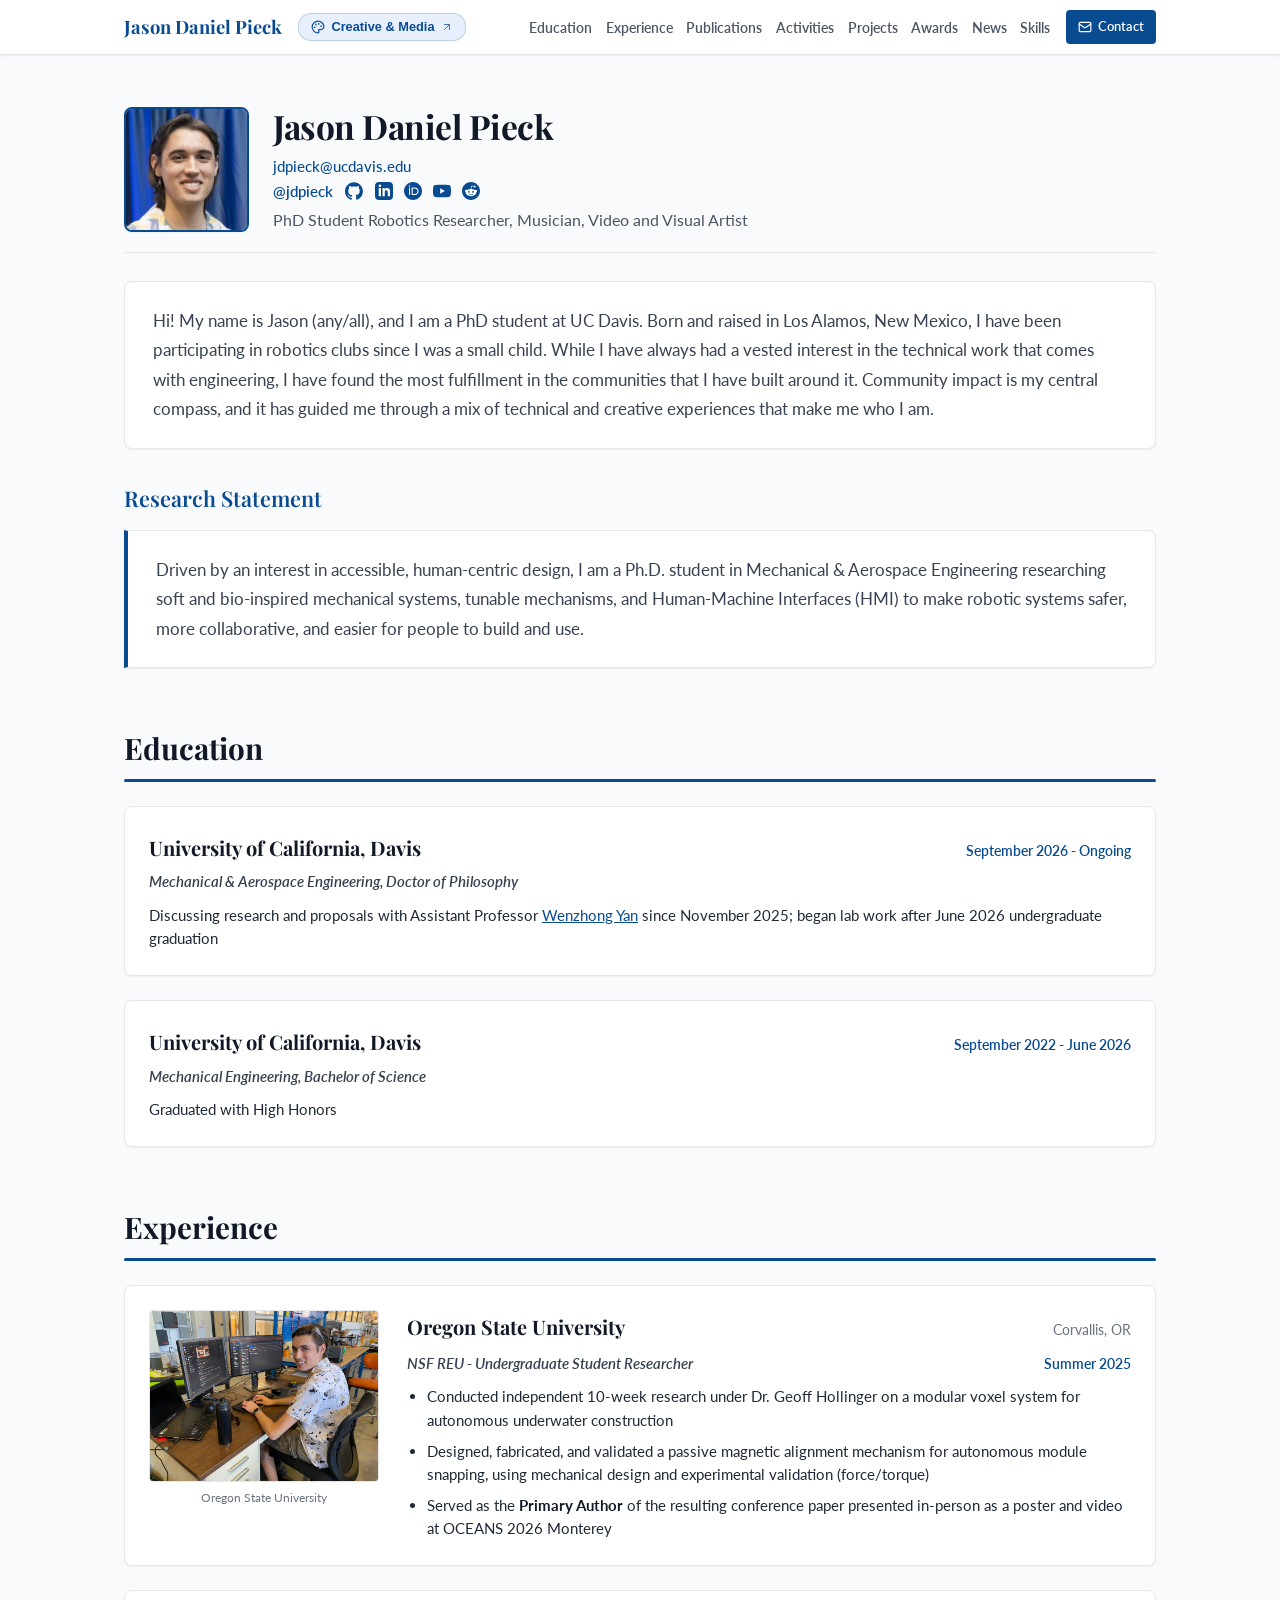
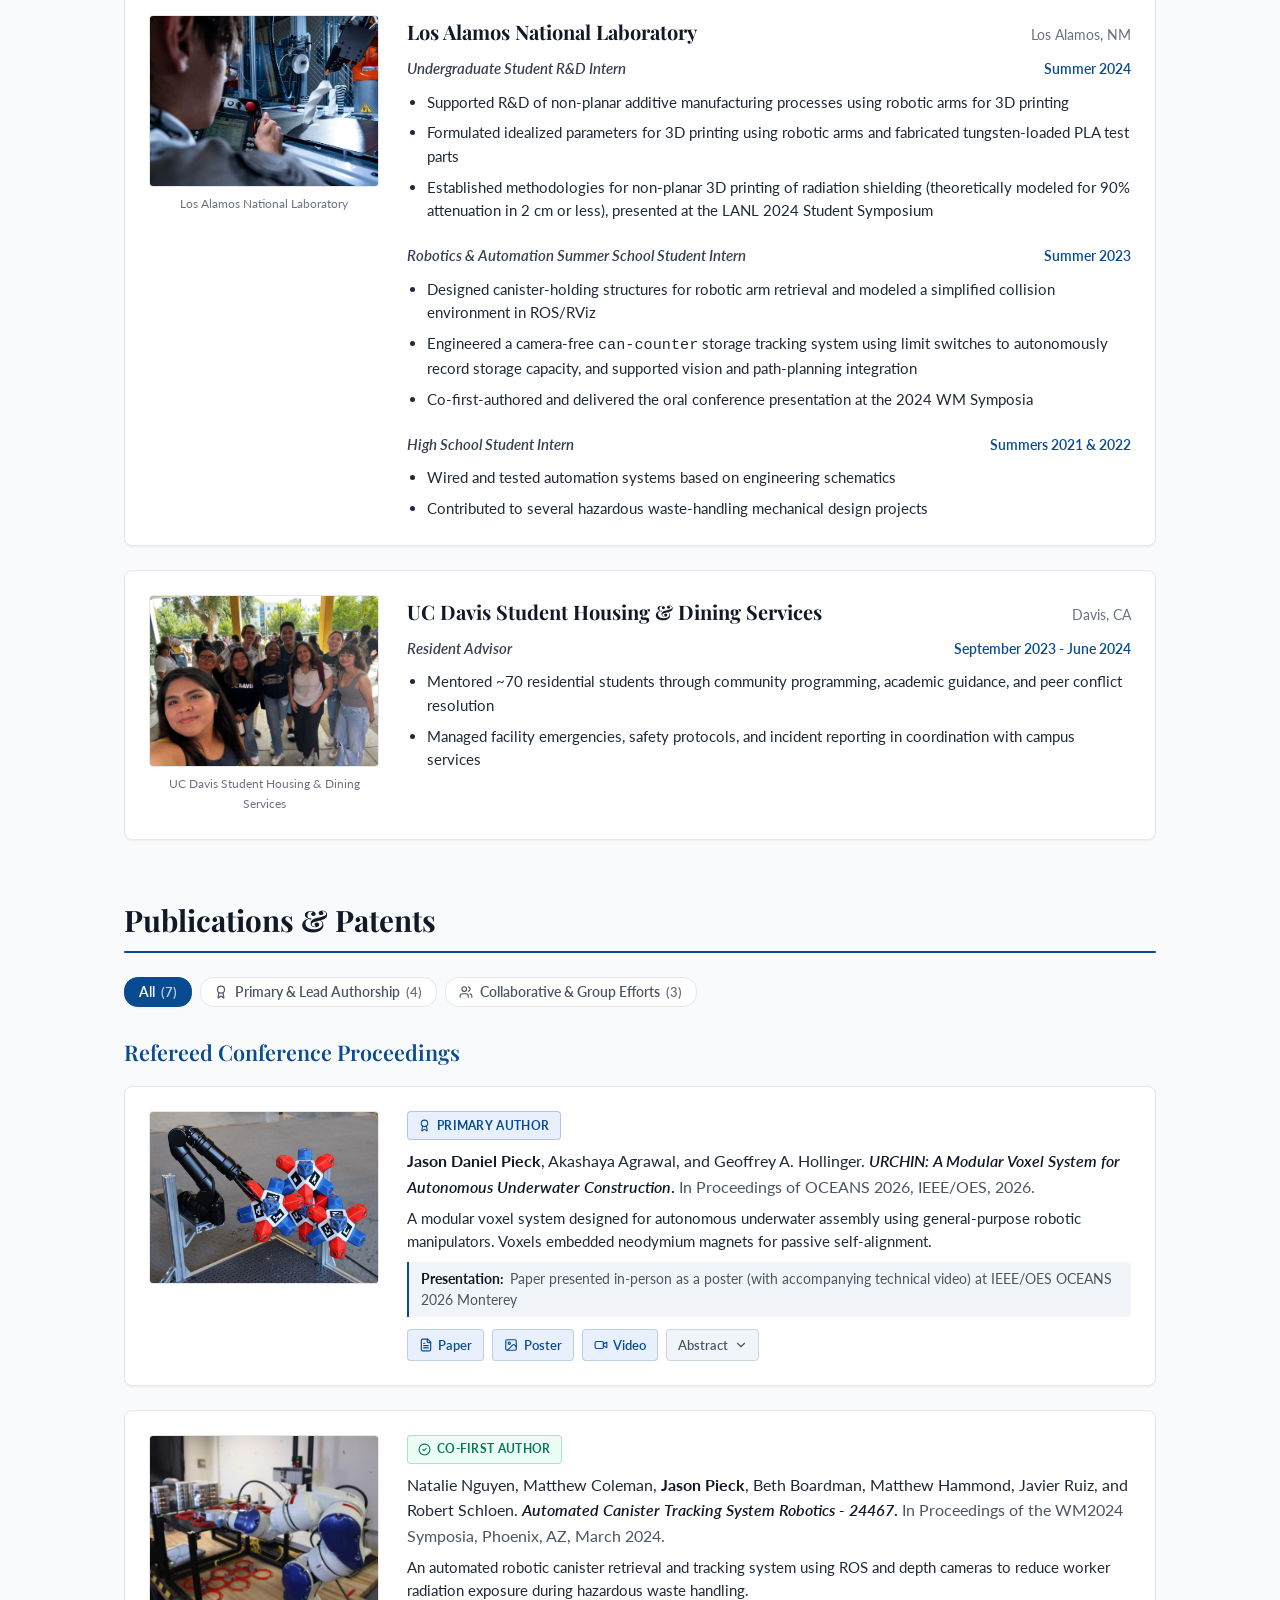
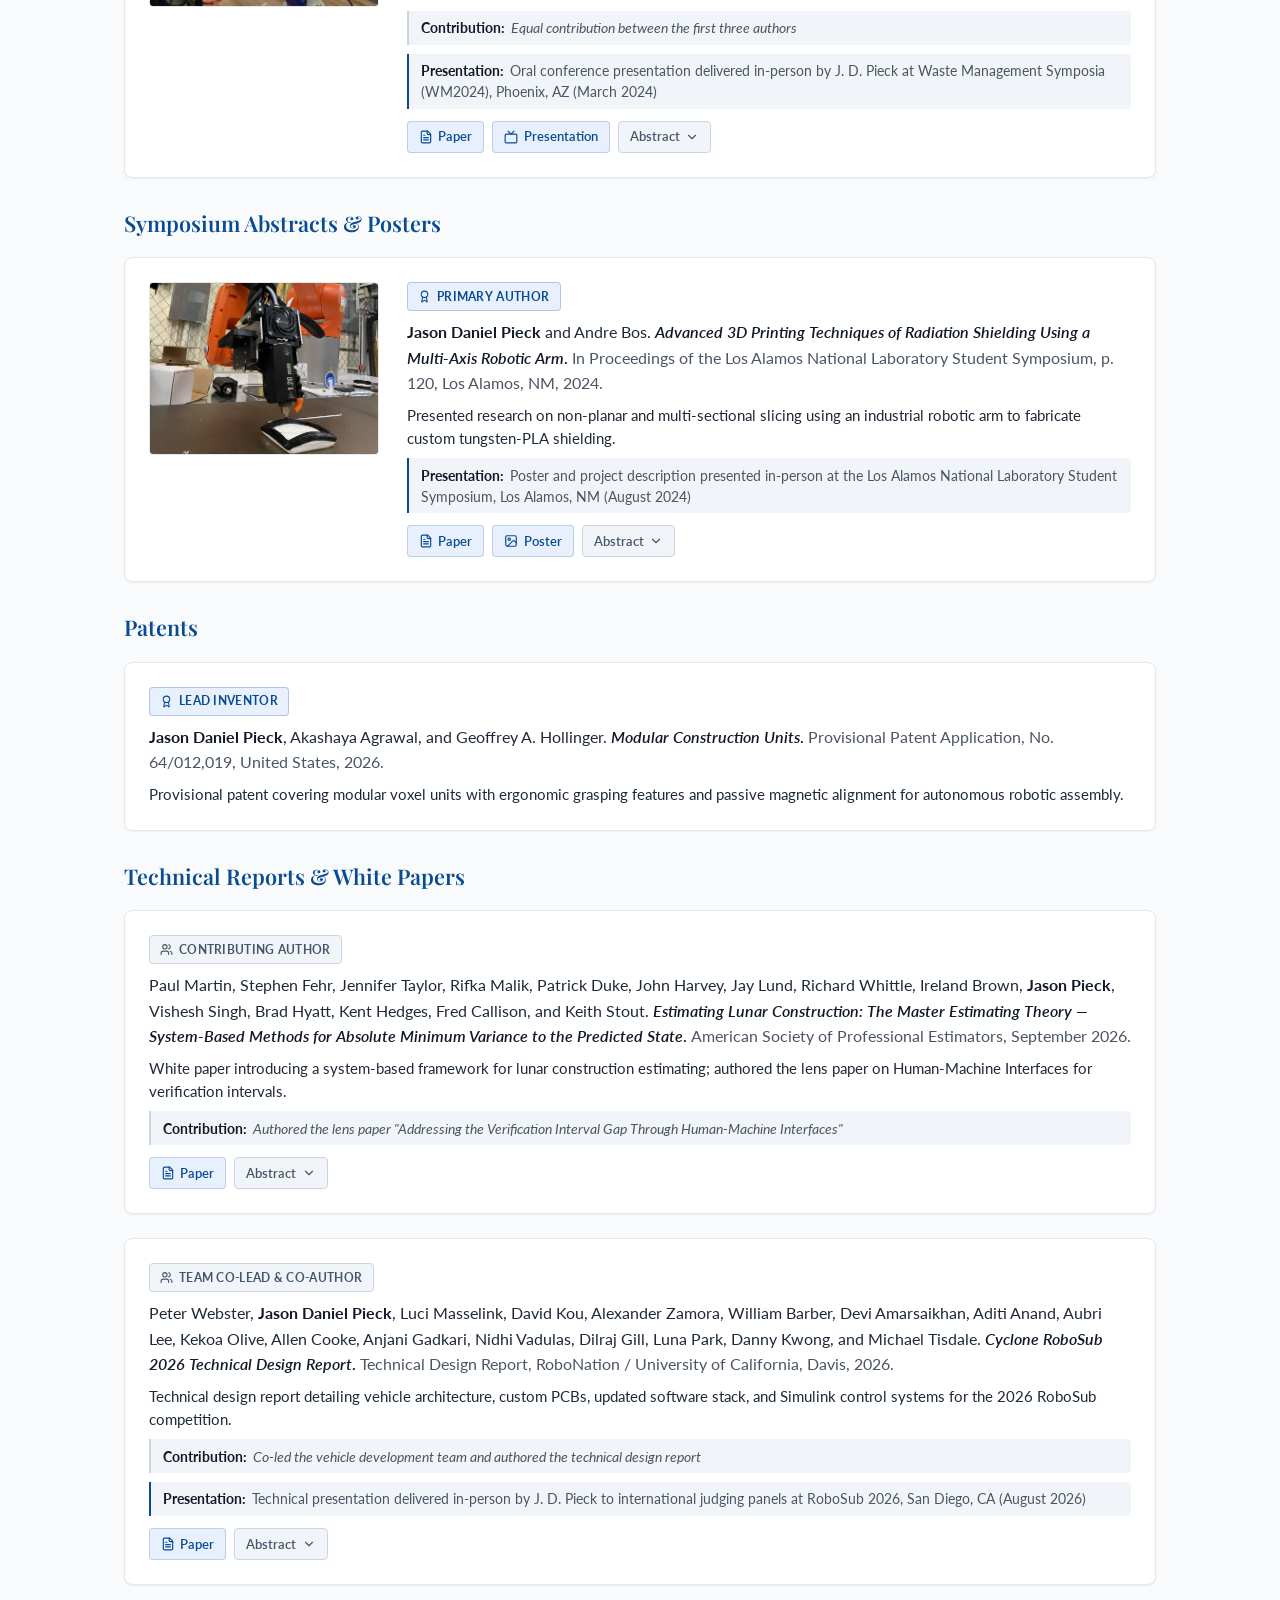
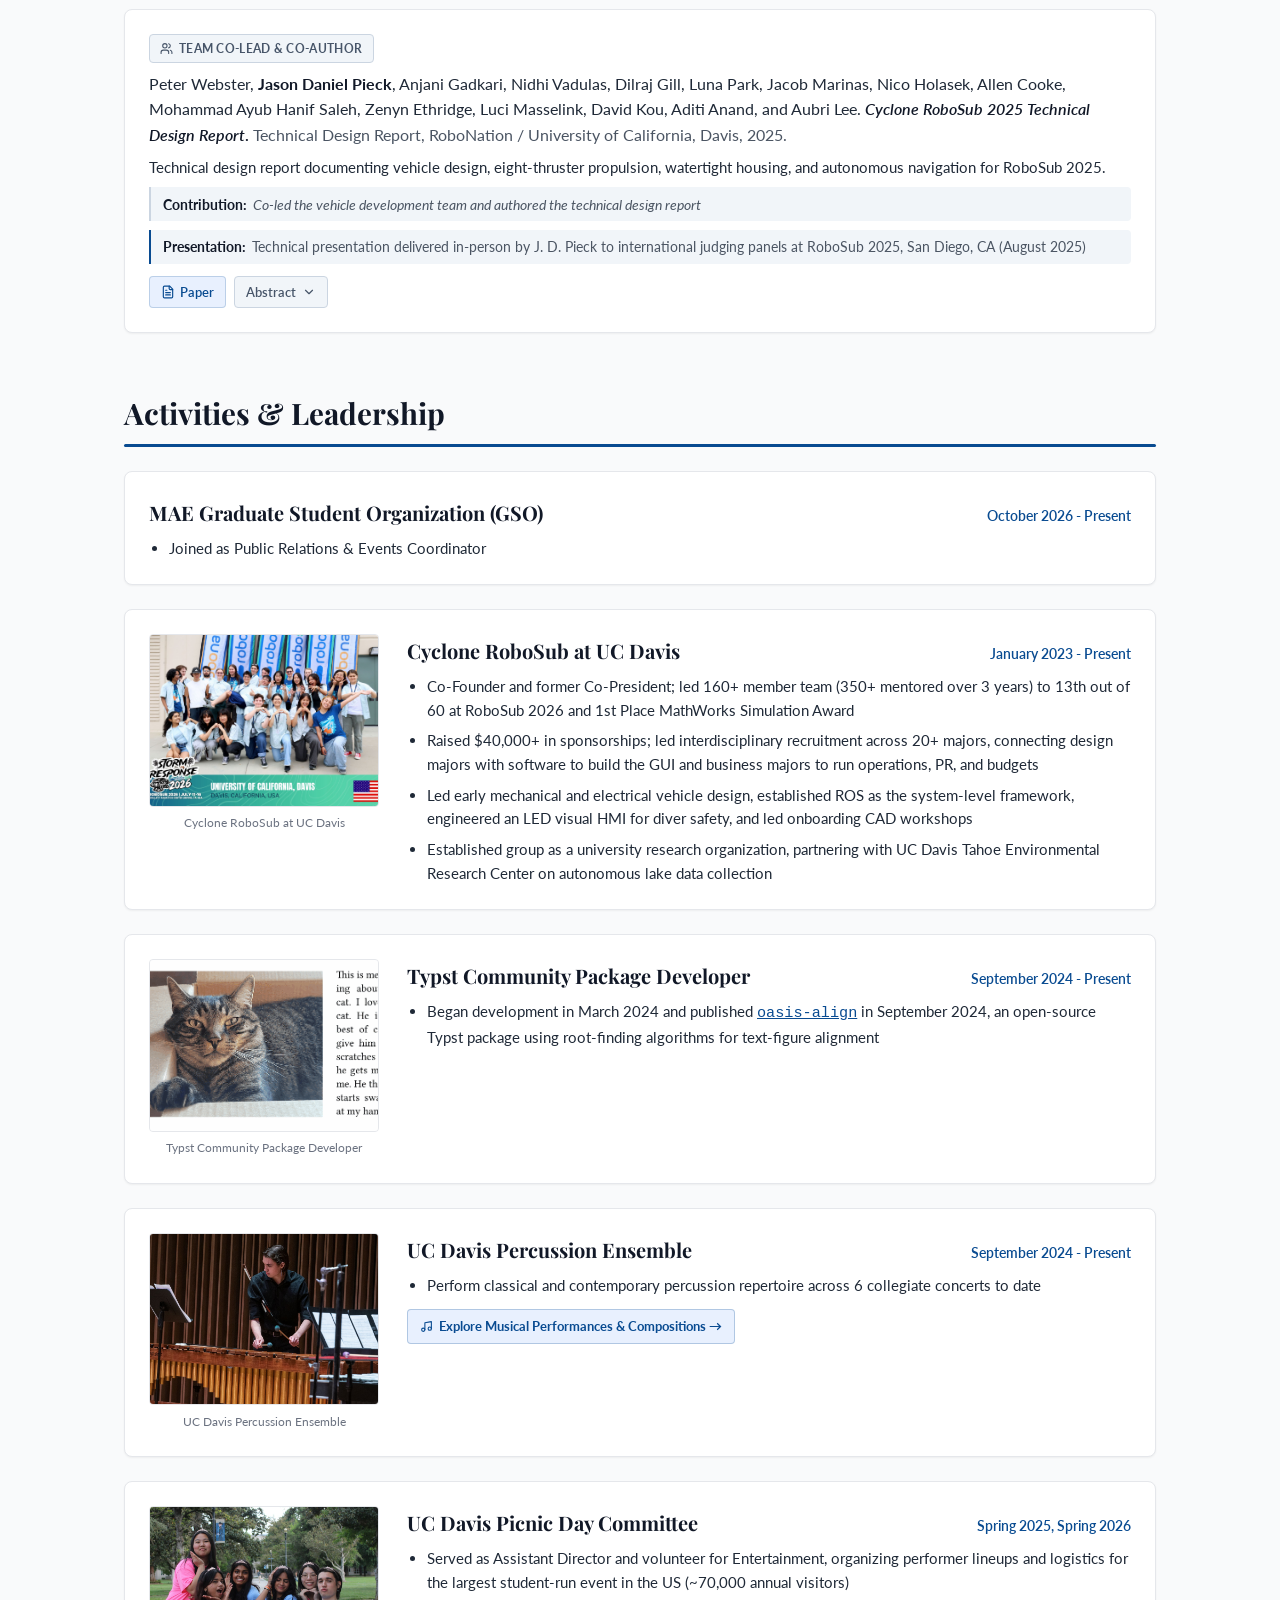
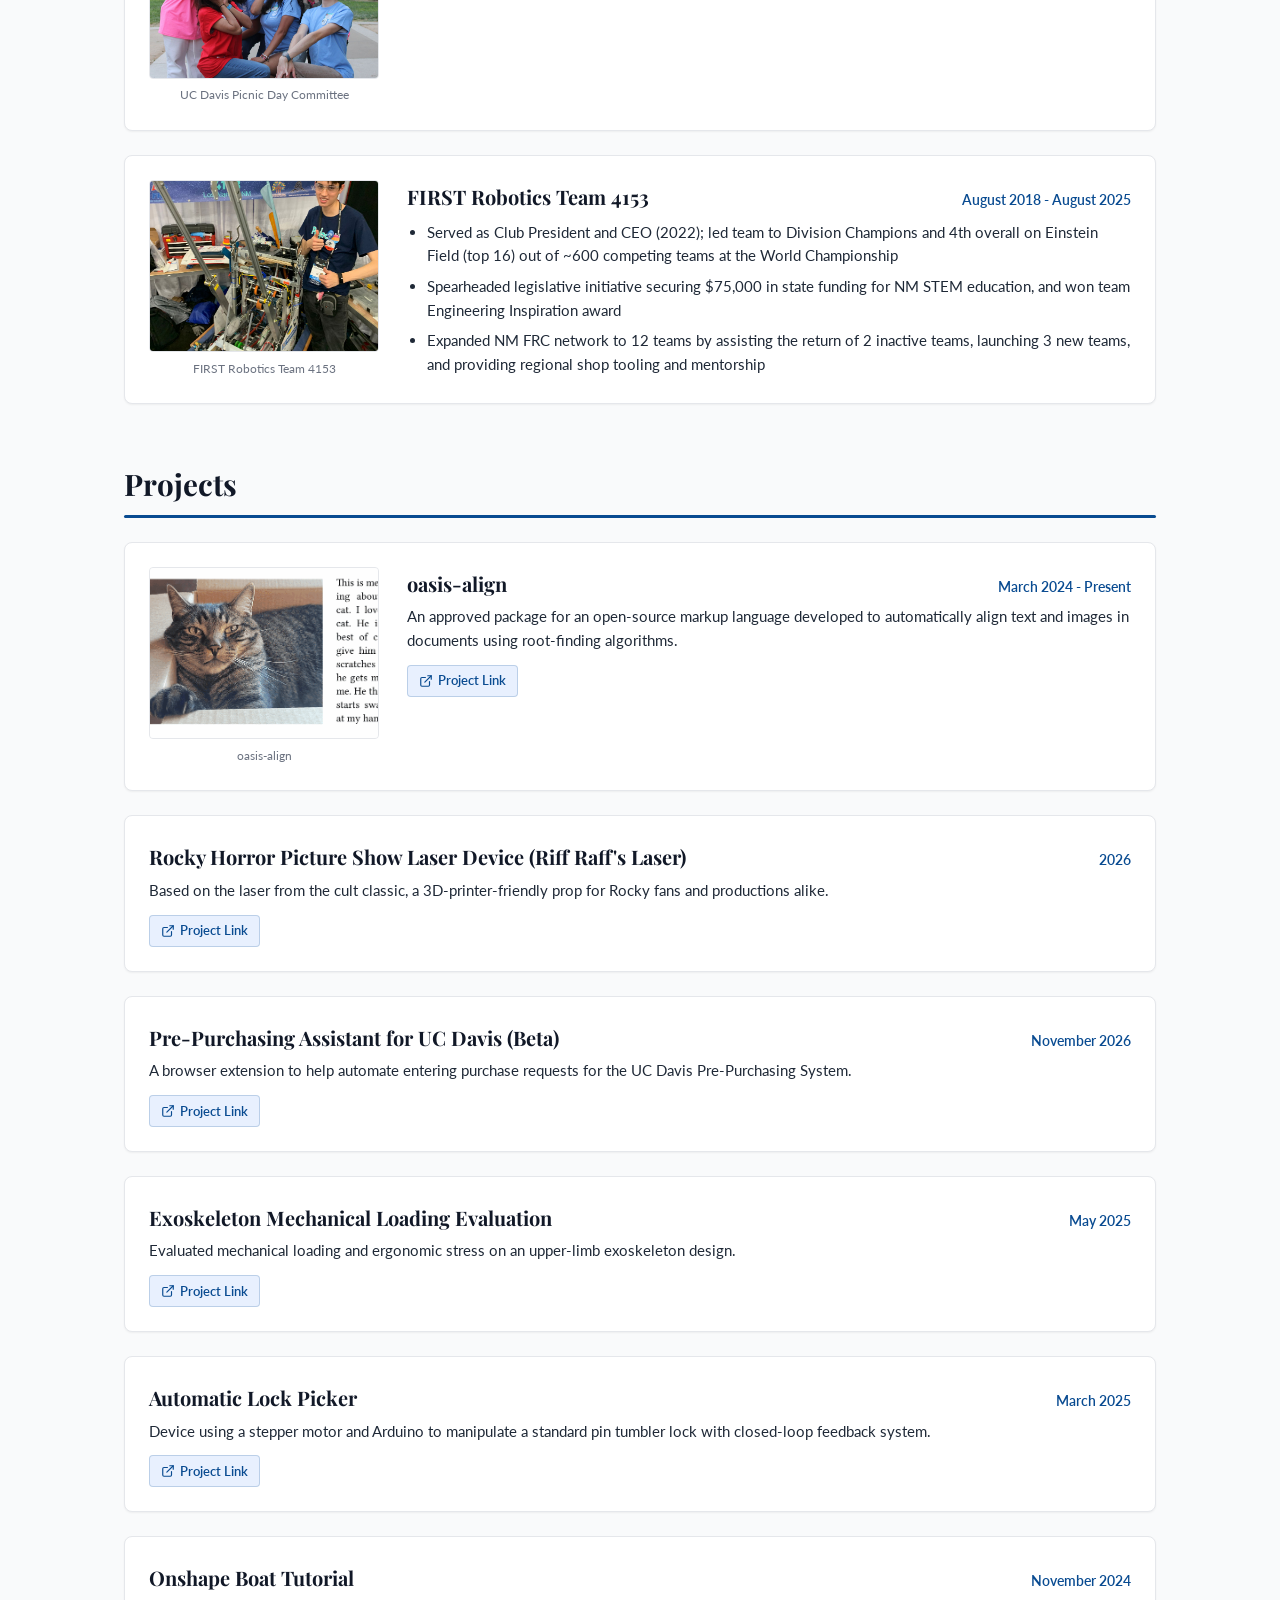
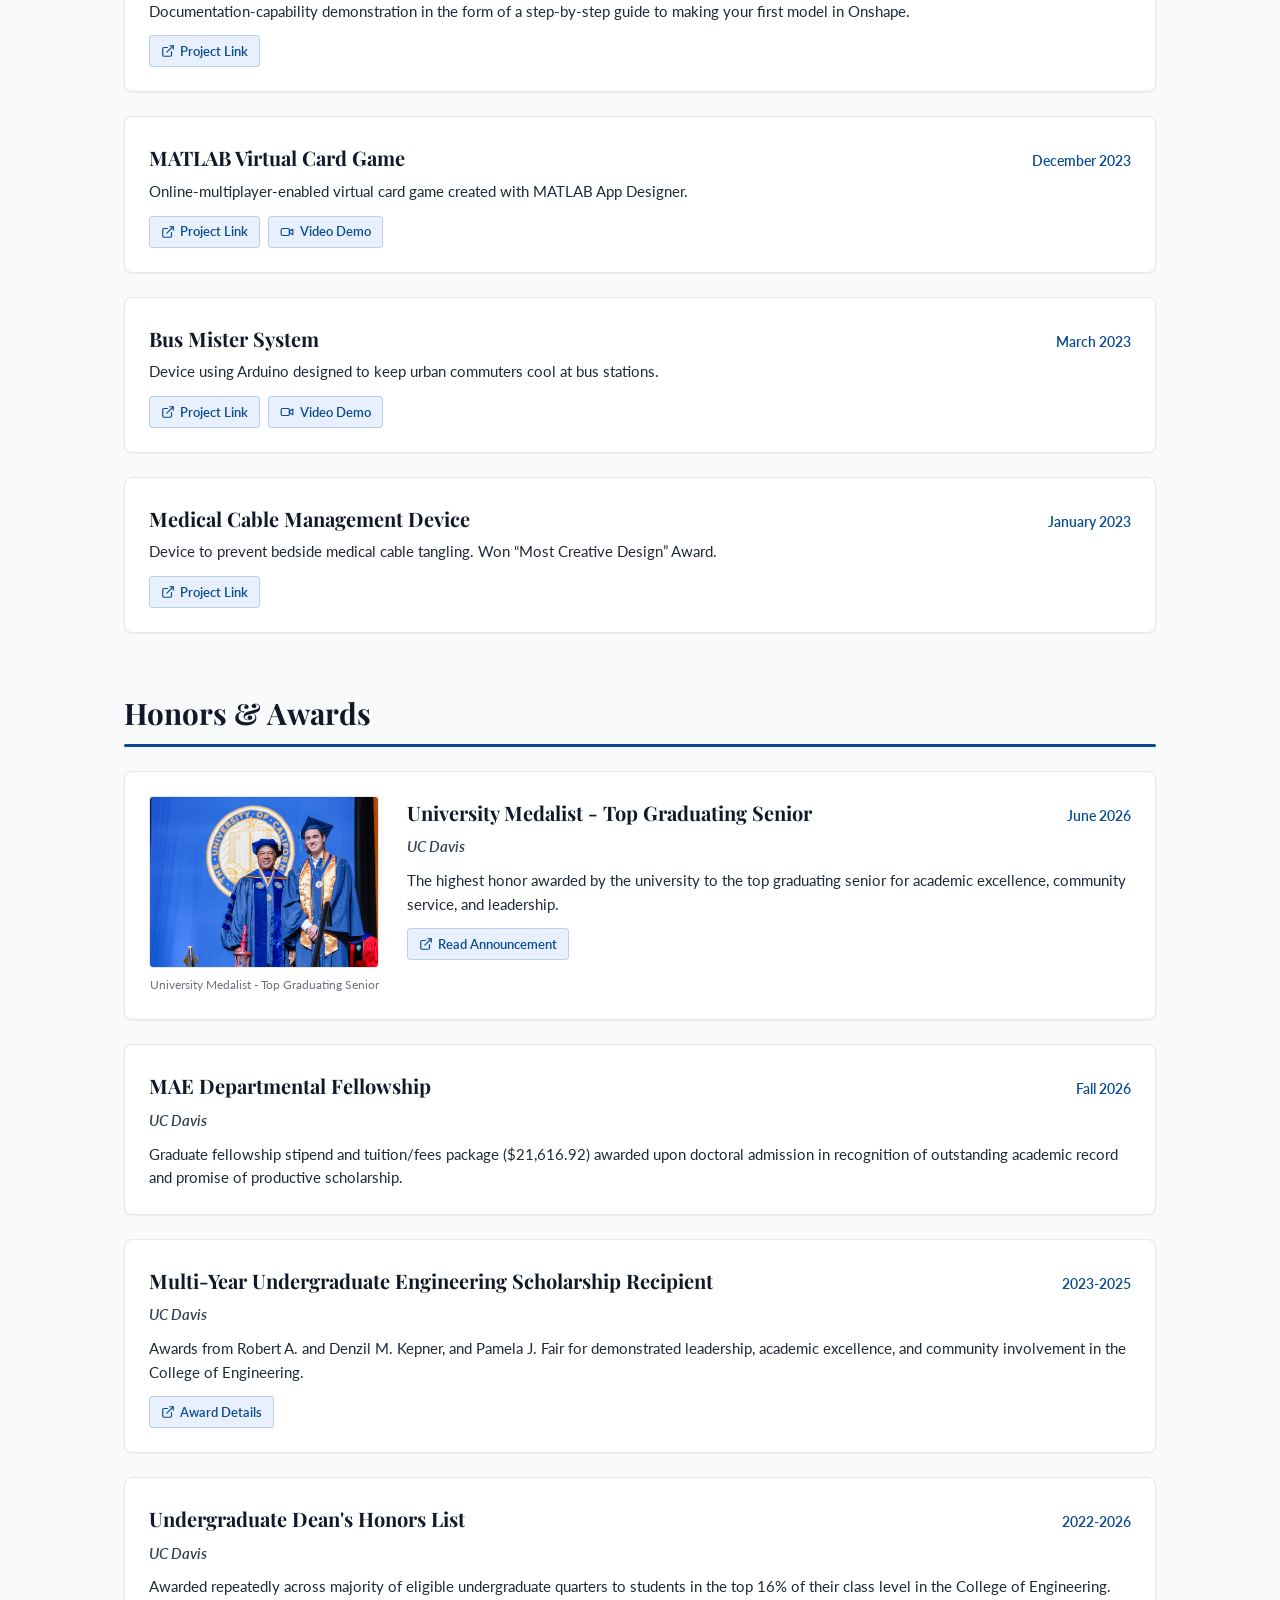
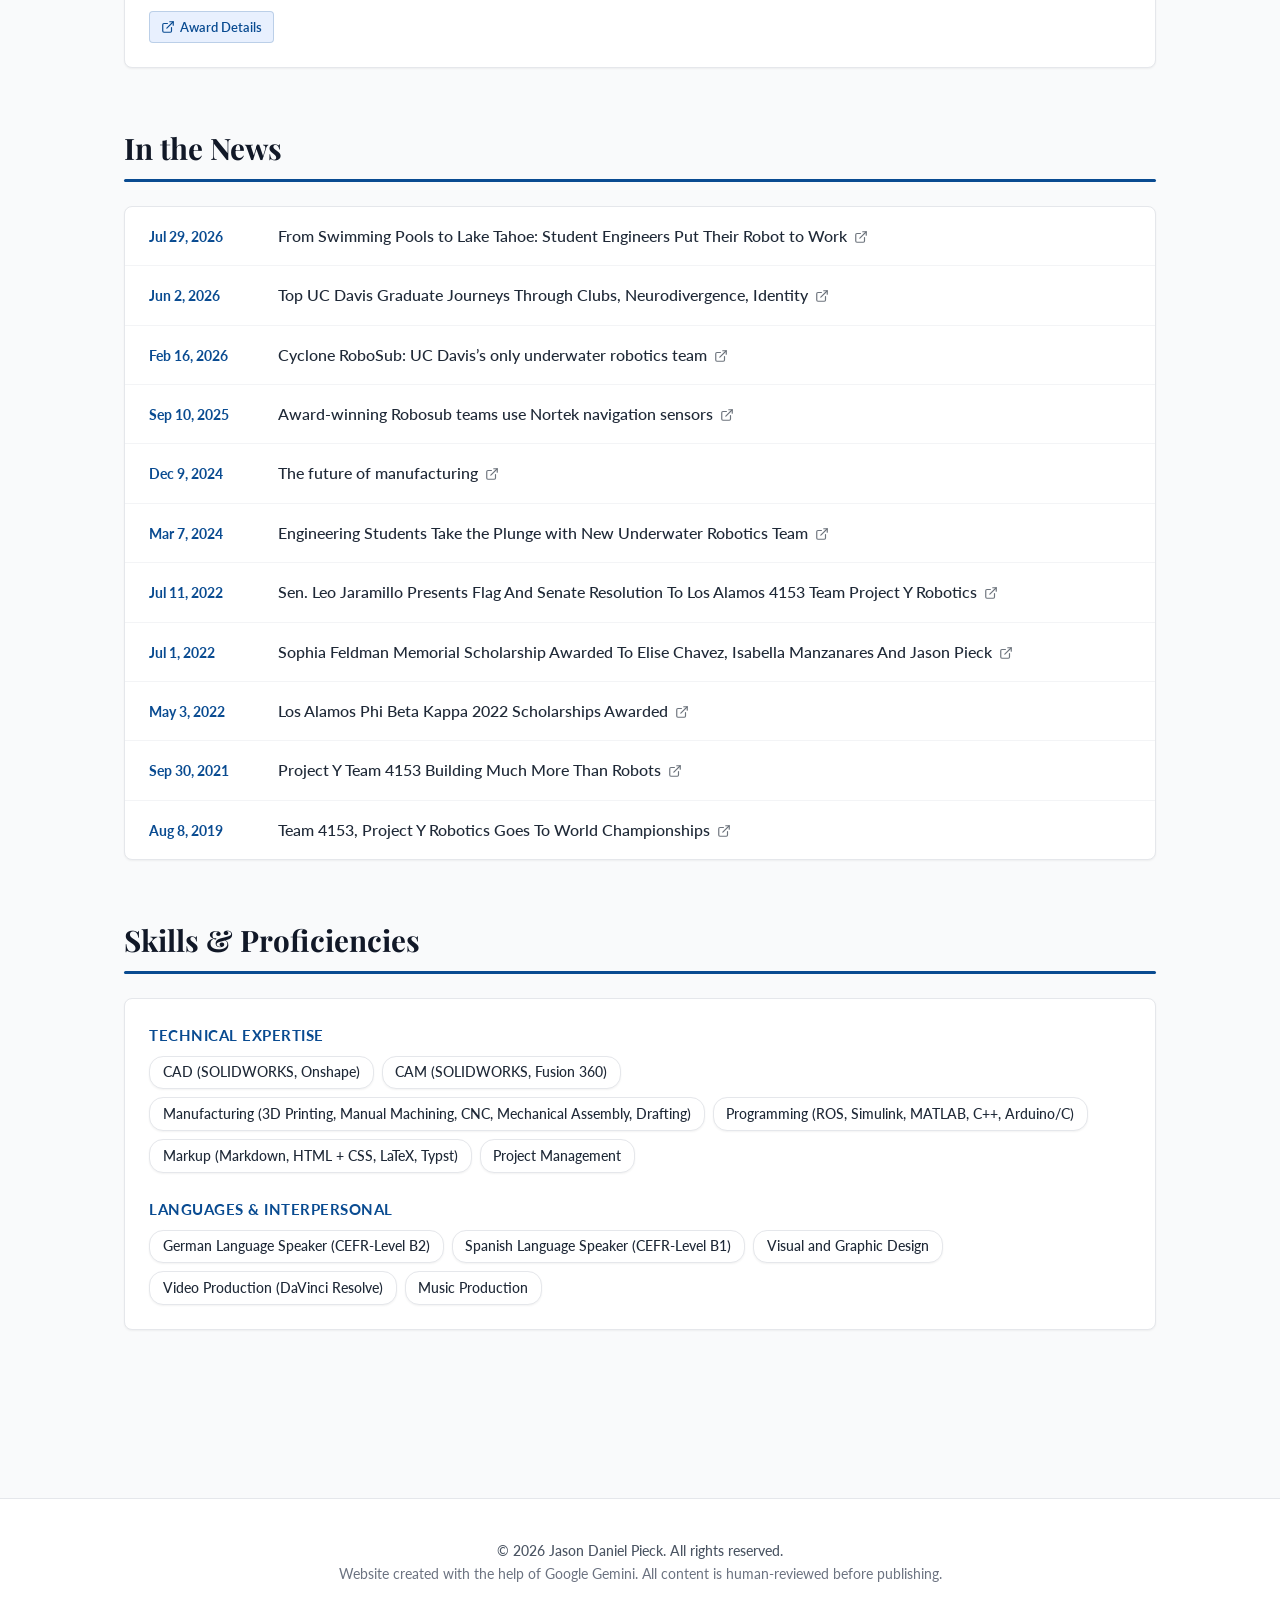
<file: index.html>
<!DOCTYPE html>
<html lang="en">
  <head>
    <meta charset="UTF-8" />
    <meta name="viewport" content="width=device-width, initial-scale=1.0" />
    <title>Jason Daniel Pieck | PhD Student at UC Davis</title>
    <meta name="description" content="Personal website and research portfolio of Jason Daniel Pieck, Ph.D. student researcher in Mechanical & Aerospace Engineering at UC Davis, specializing in Robotics and Human-Machine Interfaces (HMI)." />
    <link rel="preconnect" href="https://fonts.googleapis.com">
    <link rel="preconnect" href="https://fonts.gstatic.com" crossorigin>
    <link href="https://fonts.googleapis.com/css2?family=Lato:ital,wght@0,300;0,400;0,700;1,300;1,400;1,700&family=Playfair+Display:ital,wght@0,600;0,700;1,600;1,700&display=swap" rel="stylesheet">
    <link rel="icon" type="image/svg+xml" href="./assets/github-65EcMEi2.svg" />
    <script type="module" crossorigin src="./assets/index-D-OHqIrl.js"></script>
    <link rel="stylesheet" crossorigin href="./assets/index-iawaKcEy.css">
  </head>
  <body>
    <div id="app"></div>
  </body>
</html>
</file>
<file: assets/index-iawaKcEy.css>
.navbar[data-v-3484b4bb]{position:sticky;top:0;z-index:100;background:#fffffff2;-webkit-backdrop-filter:blur(10px);backdrop-filter:blur(10px);border-bottom:1px solid var(--border-color);box-shadow:var(--shadow-sm)}.navbar-container[data-v-3484b4bb]{max-width:var(--max-content-width);margin:0 auto;padding:.65rem var(--space-lg);display:flex;align-items:center;justify-content:space-between;gap:var(--space-md)}.brand-group[data-v-3484b4bb]{display:flex;align-items:center;gap:1rem}.nav-brand[data-v-3484b4bb]{font-family:var(--font-serif);font-weight:700;font-size:1.15rem;color:var(--primary-accent);white-space:nowrap;cursor:pointer}.mode-switch-btn[data-v-3484b4bb]{display:inline-flex;align-items:center;gap:.4rem;background:var(--primary-accent-light);color:var(--primary-accent);border:1px solid rgba(9,75,145,.2);font-size:.8rem;font-weight:700;padding:.32rem .75rem;border-radius:var(--radius-pill);cursor:pointer;white-space:nowrap;transition:all .15s ease}.mode-switch-btn[data-v-3484b4bb]:hover{background:var(--primary-accent);color:#fff;border-color:var(--primary-accent);transform:translateY(-1px);box-shadow:var(--shadow-sm)}.switch-arrow[data-v-3484b4bb]{opacity:.75;transition:transform .15s ease}.mode-switch-btn:hover .switch-arrow[data-v-3484b4bb]{opacity:1;transform:translate(1px,-1px)}.nav-links[data-v-3484b4bb]{display:flex;align-items:center;justify-content:flex-end;margin-left:auto;gap:.85rem;list-style:none;scrollbar-width:none;-ms-overflow-style:none}.nav-links[data-v-3484b4bb]::-webkit-scrollbar{display:none}.nav-link[data-v-3484b4bb]{font-size:.86rem;font-weight:600;color:var(--text-muted);white-space:nowrap;cursor:pointer;transition:color .15s ease}.nav-link[data-v-3484b4bb]:hover{color:var(--primary-accent);text-decoration:none}.nav-btn[data-v-3484b4bb]{display:inline-flex;align-items:center;gap:.35rem;background-color:var(--primary-accent);color:#fff!important;font-size:.82rem;font-weight:600;padding:.36rem .75rem;border-radius:var(--radius-sm);transition:background-color .2s ease,transform .1s ease;white-space:nowrap;text-decoration:none!important}.nav-btn[data-v-3484b4bb]:hover{background-color:var(--primary-accent-hover);transform:translateY(-1px)}.mobile-nav-controls[data-v-3484b4bb]{display:flex;align-items:center;gap:.5rem}.mobile-mode-badge[data-v-3484b4bb]{display:inline-flex;align-items:center;gap:.25rem;background:var(--primary-accent-light);color:var(--primary-accent);border:1px solid rgba(9,75,145,.25);padding:.3rem .6rem;border-radius:var(--radius-pill);font-size:.75rem;font-weight:700;cursor:pointer}.mobile-contact-pill[data-v-3484b4bb]{display:inline-flex;align-items:center;justify-content:center;background-color:var(--primary-accent-light);color:var(--primary-accent)!important;border:1px solid rgba(9,75,145,.25);padding:.35rem .5rem;border-radius:var(--radius-sm);text-decoration:none!important}.hamburger-btn[data-v-3484b4bb]{display:inline-flex;align-items:center;justify-content:center;background:none;border:1px solid var(--border-color);border-radius:var(--radius-sm);color:var(--text-main);padding:.3rem;cursor:pointer;transition:background-color .15s ease,color .15s ease}.hamburger-btn[data-v-3484b4bb]:hover{background-color:#f1f5f9;color:var(--primary-accent)}.mobile-dropdown[data-v-3484b4bb]{position:absolute;top:100%;left:0;right:0;background:#fff;border-bottom:2px solid var(--primary-accent);box-shadow:var(--shadow-lg);max-height:calc(100vh - 4rem);overflow-y:auto}.mobile-mode-switcher-row[data-v-3484b4bb]{display:grid;grid-template-columns:1fr 1fr;gap:.5rem;padding:.75rem 1rem;background:#f8fafc;border-bottom:1px solid var(--border-color)}.mobile-mode-tab[data-v-3484b4bb]{display:flex;align-items:center;justify-content:center;gap:.4rem;padding:.5rem;border:1px solid var(--border-color);background:#fff;border-radius:var(--radius-sm);font-size:.8rem;font-weight:700;color:var(--text-muted);cursor:pointer}.mobile-mode-tab.active[data-v-3484b4bb]{background:var(--primary-accent);color:#fff;border-color:var(--primary-accent)}.mobile-menu-list[data-v-3484b4bb]{list-style:none;padding:.5rem 0;margin:0}.mobile-menu-link[data-v-3484b4bb]{display:block;padding:.75rem 1.5rem;font-size:.95rem;font-weight:600;color:var(--text-main);border-bottom:1px solid #f3f4f6;text-decoration:none!important;transition:background-color .15s ease,padding-left .15s ease;cursor:pointer}.mobile-menu-link[data-v-3484b4bb]:hover,.mobile-menu-link[data-v-3484b4bb]:active{background-color:var(--primary-accent-light);color:var(--primary-accent);padding-left:1.75rem}.mobile-menu-divider[data-v-3484b4bb]{height:1px;background-color:var(--border-color);margin:.4rem 0}.mobile-menu-contact-link[data-v-3484b4bb]{display:flex;align-items:center;gap:.6rem;padding:.85rem 1.5rem;font-size:.95rem;font-weight:700;color:#fff!important;background-color:var(--primary-accent);text-decoration:none!important;margin:.5rem 1rem .75rem;border-radius:var(--radius-sm);justify-content:center}.dropdown-enter-active[data-v-3484b4bb],.dropdown-leave-active[data-v-3484b4bb]{transition:opacity .2s ease,transform .2s ease;transform-origin:top}.dropdown-enter-from[data-v-3484b4bb],.dropdown-leave-to[data-v-3484b4bb]{opacity:0;transform:translateY(-8px)}@media(min-width:980px){.mobile-only[data-v-3484b4bb]{display:none!important}}@media(max-width:979px){.desktop-only[data-v-3484b4bb]{display:none!important}.navbar-container[data-v-3484b4bb]{padding:.6rem 1rem}.nav-brand[data-v-3484b4bb]{font-size:1.05rem}}.hero-banner[data-v-9ddce50e]{display:flex;align-items:center;gap:var(--space-lg);padding:1.25rem 0;border-bottom:1px solid var(--border-color)}.hero-avatar-box[data-v-9ddce50e]{width:125px;height:125px;border-radius:var(--radius-md);border:2px solid var(--primary-accent);overflow:hidden;box-shadow:var(--shadow-sm);cursor:zoom-in;flex-shrink:0}.hero-avatar-box img[data-v-9ddce50e]{width:100%;height:100%;object-fit:cover}.hero-text-stack[data-v-9ddce50e]{display:flex;flex-direction:column;gap:var(--space-xs);min-width:0}.hero-name[data-v-9ddce50e]{font-family:var(--font-serif);font-size:2.1rem;font-weight:700;color:var(--text-heading);letter-spacing:-.5px;line-height:1.1;margin:0 0 var(--space-sm) 0;padding:0}.hero-email-row[data-v-9ddce50e]{font-size:.95rem;line-height:1.3}.hero-email[data-v-9ddce50e]{color:var(--primary-accent);font-weight:500}.hero-email[data-v-9ddce50e]:hover{color:var(--primary-accent-hover);text-decoration:underline}.hero-social-row[data-v-9ddce50e]{display:flex;align-items:center;gap:.65rem;font-size:.92rem;line-height:1.3}.hero-username[data-v-9ddce50e]{font-weight:600;color:var(--primary-accent)}.hero-social-icons[data-v-9ddce50e]{display:inline-flex;align-items:center;gap:.45rem}.social-icon-link[data-v-9ddce50e]{display:inline-flex;align-items:center;justify-content:center;width:22px;height:22px;border-radius:var(--radius-sm);color:var(--primary-accent);transition:color .2s ease,transform .15s ease}.social-icon-link[data-v-9ddce50e]:hover{transform:translateY(-1px)}.social-icon-link.social-github[data-v-9ddce50e]:hover{color:#24292f}.social-icon-link.social-linkedin[data-v-9ddce50e]:hover{color:#0a66c2}.social-icon-link.social-orcid[data-v-9ddce50e]:hover{color:#a6ce39}.social-icon-link.social-youtube[data-v-9ddce50e]:hover{color:red}.social-icon-link.social-reddit[data-v-9ddce50e]:hover{color:#ff4500}.social-svg[data-v-9ddce50e]{width:18px;height:18px;display:block;flex-shrink:0;transition:fill .2s ease}.hero-title[data-v-9ddce50e]{font-size:1rem;font-weight:400;color:var(--text-muted);line-height:1.4;margin-top:.15rem}@media(max-width:768px){.hero-banner[data-v-9ddce50e]{flex-direction:column;align-items:flex-start;gap:1.15rem;padding:1.25rem 0}.hero-avatar-box[data-v-9ddce50e]{width:105px;height:105px}.hero-name[data-v-9ddce50e]{font-size:1.75rem;line-height:1.15;margin-bottom:.35rem}.hero-email-row[data-v-9ddce50e]{font-size:.9rem}.hero-social-row[data-v-9ddce50e]{font-size:.88rem;gap:.5rem}.hero-title[data-v-9ddce50e]{font-size:.92rem;line-height:1.4}}.lightbox-backdrop[data-v-95184996]{position:fixed;top:0;right:0;bottom:0;left:0;background:#0f172ae0;-webkit-backdrop-filter:blur(5px);backdrop-filter:blur(5px);z-index:9999;display:flex;align-items:center;justify-content:center;padding:1.5rem}.lightbox-content[data-v-95184996]{position:relative;max-width:90vw;max-height:90vh;display:flex;flex-direction:column;align-items:center}.lightbox-img[data-v-95184996]{max-width:100%;max-height:80vh;object-fit:contain;border-radius:var(--radius-md);box-shadow:var(--shadow-lg)}.lightbox-caption[data-v-95184996]{color:#fff;margin-top:1rem;font-size:.95rem;text-align:center;font-weight:500}.lightbox-close[data-v-95184996]{position:absolute;top:-2.5rem;right:0;background:none;border:none;color:#fff;font-size:1.75rem;cursor:pointer;padding:.25rem;display:flex;align-items:center;justify-content:center;transition:opacity .15s ease}.lightbox-close[data-v-95184996]:hover{opacity:.8}.intro-section[data-v-196295e3]{margin-top:1.75rem;scroll-margin-top:5rem}.intro-card[data-v-196295e3]{background:var(--bg-card);border:1px solid var(--border-color);border-radius:var(--radius-md);padding:1.5rem 1.75rem;box-shadow:var(--shadow-sm);transition:box-shadow .2s ease,border-color .2s ease}.intro-card[data-v-196295e3]:hover{border-color:var(--border-hover);box-shadow:var(--shadow-md)}.research-subsection[data-v-196295e3]{margin-top:2rem;scroll-margin-top:5rem}.research-subsection[data-v-196295e3]:first-child{margin-top:0}.research-subsection .subsection-title[data-v-196295e3]{margin-top:0;margin-bottom:.85rem}.research-quote-card[data-v-196295e3]{background:var(--bg-card);border:1px solid var(--border-color);border-left:4px solid var(--primary-accent);border-radius:0 var(--radius-md) var(--radius-md) 0;padding:1.5rem 1.75rem;box-shadow:var(--shadow-sm);transition:box-shadow .2s ease,border-color .2s ease}.research-quote-card[data-v-196295e3]:hover{border-color:var(--border-hover);border-left-color:var(--primary-accent);box-shadow:var(--shadow-md)}.intro-markdown[data-v-196295e3]{font-size:1.05rem;line-height:1.75;color:#374151}.intro-markdown[data-v-196295e3] p{margin-bottom:1.1rem}.intro-markdown[data-v-196295e3] p:last-child{margin-bottom:0}.intro-markdown[data-v-196295e3] strong{color:var(--text-heading);font-weight:600}.intro-markdown[data-v-196295e3] a{color:var(--primary-accent);text-decoration:underline;transition:color .15s ease}.intro-markdown[data-v-196295e3] a:hover{color:var(--primary-accent-hover)}@media(max-width:768px){.intro-section[data-v-196295e3]{margin-top:1.25rem;scroll-margin-top:4.5rem}.intro-card[data-v-196295e3],.research-quote-card[data-v-196295e3]{padding:1.15rem 1.2rem}.intro-markdown[data-v-196295e3]{font-size:.95rem;line-height:1.65}.intro-markdown[data-v-196295e3] p{margin-bottom:.85rem}.research-subsection[data-v-196295e3]{margin-top:1.5rem;scroll-margin-top:4.5rem}}.entry-photo-col[data-v-dbed9f9e]{width:100%}.entry-thumbnail-wrapper[data-v-dbed9f9e]{position:relative;overflow:hidden;border-radius:var(--radius-sm);border:1px solid var(--border-color);background-color:var(--bg-subtle);cursor:zoom-in;transition:transform .2s ease,box-shadow .2s ease,border-color .2s ease;aspect-ratio:4 / 3}.entry-thumbnail-wrapper[data-v-dbed9f9e]:hover{transform:translateY(-2px);border-color:var(--primary-accent);box-shadow:var(--shadow-md)}.entry-thumbnail-wrapper img[data-v-dbed9f9e]{width:100%;height:100%;object-fit:cover;display:block}.thumbnail-overlay[data-v-dbed9f9e]{position:absolute;top:0;right:0;bottom:0;left:0;background:#094b9173;display:flex;align-items:center;justify-content:center;opacity:0;transition:opacity .2s ease;color:#fff}.entry-thumbnail-wrapper:hover .thumbnail-overlay[data-v-dbed9f9e]{opacity:1}.photo-caption[data-v-dbed9f9e]{font-size:.78rem;color:var(--text-light);margin-top:.4rem;text-align:center}@media(max-width:768px){.entry-photo-col[data-v-dbed9f9e]{max-width:100%;margin-bottom:.15rem}.entry-thumbnail-wrapper[data-v-dbed9f9e]{max-width:250px;aspect-ratio:16 / 10}}.pub-badge-row[data-v-9cd8b757]{margin-bottom:.5rem}.authorship-badge[data-v-9cd8b757]{display:inline-flex;align-items:center;gap:.35rem;font-size:.75rem;font-weight:700;letter-spacing:.025em;padding:.22rem .65rem;border-radius:var(--radius-sm);text-transform:uppercase}.badge-icon[data-v-9cd8b757]{flex-shrink:0}.badge-primary[data-v-9cd8b757]{background-color:#e8f0fe;color:#094b91;border:1px solid rgba(9,75,145,.25)}.badge-equal[data-v-9cd8b757]{background-color:#ecfdf5;color:#047857;border:1px solid rgba(5,150,105,.28)}.badge-group[data-v-9cd8b757]{background-color:#f1f5f9;color:#475569;border:1px solid #cbd5e1}.entry-citation[data-v-9cd8b757]{font-size:1rem;line-height:1.6;color:var(--text-main)}.pub-authors[data-v-9cd8b757] strong{color:var(--text-heading);font-weight:700}.pub-title[data-v-9cd8b757]{font-weight:600;color:var(--text-heading)}.pub-venue[data-v-9cd8b757]{color:var(--text-muted)}.pub-overview[data-v-9cd8b757]{margin-top:.5rem;font-size:.92rem;line-height:1.55;color:var(--text-main)}.pub-overview[data-v-9cd8b757] strong{color:var(--text-heading)}.pub-overview[data-v-9cd8b757] a{color:var(--primary-accent);text-decoration:underline}.pub-contribution-note[data-v-9cd8b757]{margin-top:.55rem;padding:.4rem .75rem;background-color:var(--bg-subtle);border-left:2.5px solid var(--border-hover);border-radius:0 var(--radius-sm) var(--radius-sm) 0;font-size:.88rem;line-height:1.5}.contribution-label[data-v-9cd8b757]{font-weight:700;color:var(--text-heading);margin-right:.35rem}.contribution-text[data-v-9cd8b757]{font-style:italic;color:var(--text-muted)}.pub-presentation-note[data-v-9cd8b757]{margin-top:.55rem;padding:.4rem .75rem;background-color:var(--bg-subtle);border-left:2.5px solid var(--primary-accent);border-radius:0 var(--radius-sm) var(--radius-sm) 0;font-size:.88rem;line-height:1.5}.presentation-label[data-v-9cd8b757]{font-weight:700;color:var(--text-heading);margin-right:.35rem}.presentation-text[data-v-9cd8b757]{color:var(--text-muted)}.pub-abstract-box[data-v-9cd8b757]{margin-top:.85rem;padding:1rem;background-color:var(--bg-subtle);border-left:3px solid var(--primary-accent);border-radius:0 var(--radius-sm) var(--radius-sm) 0;font-size:.92rem;line-height:1.6;color:var(--text-main)}.pub-abstract-box p[data-v-9cd8b757]{margin:0}.pub-box-label[data-v-9cd8b757]{font-size:.76rem;font-weight:700;text-transform:uppercase;letter-spacing:.04em;color:var(--primary-accent);margin-bottom:.35rem}.pub-filter-bar[data-v-9cd8b757]{display:flex;flex-wrap:wrap;gap:.5rem;margin-bottom:1.25rem}.pub-filter-btn[data-v-9cd8b757]{display:inline-flex;align-items:center;gap:.4rem;padding:.35rem .85rem;font-size:.85rem;font-weight:600;font-family:inherit;color:var(--text-muted);background-color:var(--bg-card);border:1px solid var(--border-color);border-radius:var(--radius-pill);cursor:pointer;transition:all .15s ease}.pub-filter-btn[data-v-9cd8b757]:hover{color:var(--primary-accent);border-color:var(--border-hover);background-color:var(--bg-subtle)}.pub-filter-btn.active[data-v-9cd8b757]{color:#fff;background-color:var(--primary-accent);border-color:var(--primary-accent);box-shadow:var(--shadow-sm)}.pub-filter-btn.active .filter-count[data-v-9cd8b757]{color:#ffffffe6}.filter-icon[data-v-9cd8b757]{flex-shrink:0}.filter-count[data-v-9cd8b757]{font-size:.8rem;opacity:.85}@media(max-width:768px){.pub-filter-bar[data-v-9cd8b757]{gap:.4rem}.pub-filter-btn[data-v-9cd8b757]{font-size:.78rem;padding:.3rem .65rem}}.crosslink-row[data-v-7c01001b]{margin-top:.75rem}.creative-crosslink-btn[data-v-7c01001b]{display:inline-flex;align-items:center;gap:.4rem;background:var(--primary-accent-light);color:var(--primary-accent)!important;border:1px solid rgba(9,75,145,.25);font-size:.82rem;font-weight:700;padding:.35rem .75rem;border-radius:var(--radius-sm);text-decoration:none!important;transition:all .15s ease}.creative-crosslink-btn[data-v-7c01001b]:hover{background:var(--primary-accent);color:#fff!important;transform:translateY(-1px)}.news-card[data-v-9dbebab2]{padding:0;overflow:hidden}.news-list[data-v-9dbebab2]{list-style:none;margin:0;padding:0}.news-item[data-v-9dbebab2]{display:flex;align-items:baseline;gap:var(--space-lg);padding:1rem 1.5rem;border-bottom:1px solid var(--border-subtle);transition:background-color .15s ease}.news-item[data-v-9dbebab2]:last-child{border-bottom:none}.news-item[data-v-9dbebab2]:hover{background-color:var(--bg-subtle)}.news-date[data-v-9dbebab2]{font-size:.88rem;font-weight:700;color:var(--primary-accent);white-space:nowrap;min-width:105px}.news-main[data-v-9dbebab2]{flex:1;min-width:0}.news-link[data-v-9dbebab2]{display:inline-flex;align-items:baseline;gap:.45rem;color:var(--text-main);text-decoration:none;font-weight:500;line-height:1.5;transition:color .15s ease}.news-link[data-v-9dbebab2]:hover{color:var(--primary-accent);text-decoration:underline}.news-title[data-v-9dbebab2]{font-size:.98rem}.news-icon[data-v-9dbebab2]{flex-shrink:0;opacity:.65;transition:transform .15s ease,opacity .15s ease;position:relative;top:2px}.news-link:hover .news-icon[data-v-9dbebab2]{opacity:1;transform:translate(2px,-2px)}@media(max-width:768px){.news-item[data-v-9dbebab2]{flex-direction:column;align-items:flex-start;gap:.25rem;padding:.85rem 1.15rem}.news-date[data-v-9dbebab2]{font-size:.82rem;min-width:unset}.news-title[data-v-9dbebab2]{font-size:.92rem}}.skills-group[data-v-8c55c5fc]{margin-bottom:var(--space-lg)}.skills-group-title[data-v-8c55c5fc]{font-size:.95rem;font-weight:700;color:var(--primary-accent);margin-bottom:var(--space-sm);text-transform:uppercase;letter-spacing:.5px}.skills-tags[data-v-8c55c5fc]{display:flex;flex-wrap:wrap;gap:var(--space-sm)}.skill-tag[data-v-8c55c5fc]{background-color:var(--bg-card);border:1px solid var(--border-color);color:var(--text-main);font-size:.88rem;font-weight:500;line-height:1.45;padding:.35rem .8rem;border-radius:var(--radius-pill);box-shadow:var(--shadow-sm)}@media(max-width:768px){.skills-group[data-v-8c55c5fc]{margin-bottom:1.25rem}.skill-tag[data-v-8c55c5fc]{font-size:.82rem;padding:.25rem .65rem}}.site-footer[data-v-e2478def]{margin-top:5rem;border-top:1px solid var(--border-color);background-color:#fff;padding:2.5rem 1.5rem}.footer-container[data-v-e2478def]{max-width:1080px;margin:0 auto;text-align:center;color:var(--text-light);font-size:.88rem;display:flex;flex-direction:column}.footer-copy[data-v-e2478def]{font-weight:500;color:var(--text-muted)}.footer-note code[data-v-e2478def]{background-color:#f1f5f9;padding:.15rem .4rem;border-radius:var(--radius-sm);font-size:.82rem;color:var(--primary-accent)}.performance-card[data-v-8763ed7f]{background:var(--bg-card);border:1px solid var(--border-color);border-radius:var(--radius-md);overflow:hidden;display:flex;flex-direction:column;box-shadow:var(--shadow-sm);transition:transform .2s ease,box-shadow .2s ease,border-color .2s ease}.performance-card[data-v-8763ed7f]:hover{transform:translateY(-2px);box-shadow:var(--shadow-md);border-color:var(--primary-accent)}.thumbnail-wrapper[data-v-8763ed7f]{position:relative;width:100%;aspect-ratio:16 / 9;background-color:#0f172a;cursor:pointer;overflow:hidden}.performance-thumb[data-v-8763ed7f]{width:100%;height:100%;object-fit:cover;transition:transform .3s ease}.thumbnail-wrapper:hover .performance-thumb[data-v-8763ed7f]{transform:scale(1.04)}.play-overlay[data-v-8763ed7f]{position:absolute;top:0;right:0;bottom:0;left:0;display:flex;align-items:center;justify-content:center;background:#0000004d;opacity:.9;transition:background .2s ease,opacity .2s ease}.thumbnail-wrapper:hover .play-overlay[data-v-8763ed7f]{background:#00000073;opacity:1}.play-btn[data-v-8763ed7f]{width:52px;height:52px;border-radius:50%;background:#ffffffeb;color:#dc2626;display:flex;align-items:center;justify-content:center;box-shadow:0 4px 12px #0000004d;transition:transform .2s ease,background .2s ease;padding-left:3px}.thumbnail-wrapper:hover .play-btn[data-v-8763ed7f]{transform:scale(1.12);background:#fff}.duration-badge[data-v-8763ed7f]{position:absolute;bottom:8px;right:8px;background:#000000bf;color:#fff;font-size:.72rem;font-weight:600;padding:2px 6px;border-radius:3px;display:flex;align-items:center;gap:4px}.card-content[data-v-8763ed7f]{padding:1.15rem;display:flex;flex-direction:column;flex-grow:1;gap:.6rem}.header-row[data-v-8763ed7f]{display:flex;justify-content:space-between;align-items:flex-start;gap:.5rem}.piece-title[data-v-8763ed7f]{font-family:var(--font-serif);font-size:1.15rem;font-weight:700;color:var(--text-heading);line-height:1.3;margin:0}.date-badge[data-v-8763ed7f]{font-size:.78rem;font-weight:600;color:var(--text-light);white-space:nowrap}.composer-row[data-v-8763ed7f]{font-size:.88rem;color:var(--text-muted)}.composer-name strong[data-v-8763ed7f]{color:var(--text-main)}.badges-row[data-v-8763ed7f]{display:flex;flex-wrap:wrap;gap:.4rem}.role-badge[data-v-8763ed7f]{display:inline-flex;align-items:center;gap:.3rem;font-size:.75rem;font-weight:700;color:var(--primary-accent);background:var(--primary-accent-light);border:1px solid rgba(9,75,145,.2);padding:.2rem .55rem;border-radius:var(--radius-sm)}.card-description[data-v-8763ed7f]{font-size:.88rem;color:var(--text-muted);line-height:1.5;flex-grow:1}.card-description[data-v-8763ed7f] p{margin:0}.actions-row[data-v-8763ed7f]{display:flex;align-items:center;justify-content:space-between;gap:.5rem;margin-top:.5rem;padding-top:.6rem;border-top:1px solid var(--border-subtle)}.play-action-btn[data-v-8763ed7f]{display:inline-flex;align-items:center;gap:.4rem;background:var(--primary-accent);color:#fff;border:none;font-size:.82rem;font-weight:600;padding:.4rem .8rem;border-radius:var(--radius-sm);cursor:pointer;transition:background-color .15s ease,transform .1s ease}.play-action-btn[data-v-8763ed7f]:hover{background:var(--primary-accent-hover);transform:translateY(-1px)}.external-yt-link[data-v-8763ed7f]{display:inline-flex;align-items:center;gap:.25rem;font-size:.8rem;font-weight:600;color:var(--text-muted);text-decoration:none;padding:.35rem .5rem;border-radius:var(--radius-sm);transition:color .15s ease}.external-yt-link[data-v-8763ed7f]:hover{color:#dc2626}.composition-card[data-v-844151e9]{background:var(--bg-card);border:1px solid var(--border-color);border-radius:var(--radius-md);padding:1.25rem;display:flex;flex-direction:column;gap:.75rem;box-shadow:var(--shadow-sm);transition:transform .2s ease,box-shadow .2s ease,border-color .2s ease}.composition-card[data-v-844151e9]:hover{transform:translateY(-2px);box-shadow:var(--shadow-md);border-color:var(--primary-accent)}.card-header[data-v-844151e9]{display:flex;justify-content:space-between;align-items:flex-start;gap:.75rem}.piece-title[data-v-844151e9]{font-family:var(--font-serif);font-size:1.15rem;font-weight:700;color:var(--text-heading);margin:0}.instrumentation-text[data-v-844151e9]{font-size:.85rem;font-style:italic;color:var(--text-muted)}.status-col[data-v-844151e9]{display:flex;flex-direction:column;align-items:flex-end;gap:.25rem}.status-badge[data-v-844151e9]{font-size:.72rem;font-weight:700;text-transform:uppercase;letter-spacing:.03em;background:var(--primary-accent-light);color:var(--primary-accent);padding:.15rem .5rem;border-radius:var(--radius-pill)}.date-badge[data-v-844151e9]{font-size:.78rem;color:var(--text-light);font-weight:600}.audio-player-wrapper[data-v-844151e9]{margin:.25rem 0}.html5-audio[data-v-844151e9]{width:100%;height:36px;border-radius:var(--radius-sm)}.composition-description[data-v-844151e9]{font-size:.88rem;color:var(--text-muted);line-height:1.5}.composition-description[data-v-844151e9] p{margin:0}.card-footer[data-v-844151e9]{margin-top:auto;padding-top:.5rem;border-top:1px solid var(--border-subtle)}.pills-row[data-v-844151e9]{display:flex;flex-wrap:wrap;gap:.4rem}.pill-action[data-v-844151e9]{display:inline-flex;align-items:center;gap:.35rem;font-size:.78rem;font-weight:600;padding:.3rem .65rem;border-radius:var(--radius-sm);text-decoration:none;transition:background-color .15s ease,color .15s ease}.score-pill[data-v-844151e9]{background:#f1f5f9;color:var(--text-main);border:1px solid var(--border-color)}.score-pill[data-v-844151e9]:hover{background:var(--primary-accent-light);color:var(--primary-accent)}.platform-pill[data-v-844151e9]{background:var(--primary-accent);color:#fff!important}.platform-pill[data-v-844151e9]:hover{background:var(--primary-accent-hover)}.video-card[data-v-677310d1]{background:var(--bg-card);border:1px solid var(--border-color);border-radius:var(--radius-md);overflow:hidden;display:flex;flex-direction:column;box-shadow:var(--shadow-sm);transition:transform .2s ease,box-shadow .2s ease,border-color .2s ease}.video-card[data-v-677310d1]:hover{transform:translateY(-2px);box-shadow:var(--shadow-md);border-color:var(--primary-accent)}.video-thumb-wrapper[data-v-677310d1]{position:relative;width:100%;aspect-ratio:16 / 9;background:#0f172a;cursor:pointer;overflow:hidden}.video-thumb[data-v-677310d1]{width:100%;height:100%;object-fit:cover;transition:transform .3s ease}.video-thumb-wrapper:hover .video-thumb[data-v-677310d1]{transform:scale(1.04)}.play-overlay[data-v-677310d1]{position:absolute;top:0;right:0;bottom:0;left:0;display:flex;align-items:center;justify-content:center;background:#0000004d;opacity:.9;transition:background .2s ease,opacity .2s ease}.video-thumb-wrapper:hover .play-overlay[data-v-677310d1]{background:#00000073;opacity:1}.play-btn[data-v-677310d1]{width:52px;height:52px;border-radius:50%;background:#ffffffeb;color:#094b91;display:flex;align-items:center;justify-content:center;box-shadow:0 4px 12px #0000004d;transition:transform .2s ease;padding-left:3px}.video-thumb-wrapper:hover .play-btn[data-v-677310d1]{transform:scale(1.12);background:#fff}.video-card-body[data-v-677310d1]{padding:1.15rem;display:flex;flex-direction:column;flex-grow:1;gap:.6rem}.header-row[data-v-677310d1]{display:flex;justify-content:space-between;align-items:flex-start;gap:.5rem}.video-title[data-v-677310d1]{font-family:var(--font-serif);font-size:1.15rem;font-weight:700;color:var(--text-heading);margin:0}.org-subtitle[data-v-677310d1]{font-size:.85rem;color:var(--text-muted);margin:.15rem 0 0}.date-badge[data-v-677310d1]{font-size:.78rem;font-weight:600;color:var(--text-light);white-space:nowrap}.role-badges[data-v-677310d1]{display:flex;flex-wrap:wrap;gap:.35rem}.role-pill[data-v-677310d1]{display:inline-flex;align-items:center;gap:.3rem;font-size:.73rem;font-weight:700;color:#1e3a8a;background:#e0e7ff;border:1px solid rgba(30,58,138,.2);padding:.15rem .5rem;border-radius:var(--radius-sm)}.video-card-footer[data-v-677310d1]{display:flex;flex-wrap:wrap;align-items:center;justify-content:space-between;gap:.5rem;margin-top:auto;padding-top:.75rem;border-top:1px solid var(--border-subtle)}.actions-right[data-v-677310d1]{display:flex;align-items:center;gap:.5rem;margin-left:auto}.watch-btn[data-v-677310d1]{display:inline-flex;align-items:center;gap:.35rem;background:var(--primary-accent);color:#fff;border:none;font-size:.8rem;font-weight:600;padding:.35rem .75rem;border-radius:var(--radius-sm);cursor:pointer;transition:background-color .15s ease,transform .1s ease}.watch-btn[data-v-677310d1]:hover{background:var(--primary-accent-hover);transform:translateY(-1px)}.external-yt-link[data-v-677310d1]{display:inline-flex;align-items:center;gap:.25rem;font-size:.8rem;font-weight:600;color:var(--text-muted);text-decoration:none;padding:.35rem .5rem;border-radius:var(--radius-sm);transition:color .15s ease}.external-yt-link[data-v-677310d1]:hover{color:#dc2626}.crosslink-pill[data-v-677310d1]{display:inline-flex;align-items:center;gap:.3rem;background:#f8fafc;border:1px solid var(--border-color);color:var(--primary-accent);font-size:.75rem;font-weight:600;padding:.25rem .55rem;border-radius:var(--radius-sm);cursor:pointer;transition:all .15s ease}.crosslink-pill[data-v-677310d1]:hover{background:var(--primary-accent-light);border-color:var(--primary-accent)}.logo-card[data-v-fad1f1a9]{background:var(--bg-card);border:1px solid var(--border-color);border-radius:var(--radius-md);overflow:hidden;display:flex;flex-direction:column;box-shadow:var(--shadow-sm);transition:transform .2s ease,box-shadow .2s ease,border-color .2s ease}.logo-card[data-v-fad1f1a9]:hover{transform:translateY(-2px);box-shadow:var(--shadow-md);border-color:var(--primary-accent)}.vector-canvas[data-v-fad1f1a9]{position:relative;width:100%;aspect-ratio:16 / 9;background-color:#f8fafc;display:flex;align-items:center;justify-content:center;padding:1.25rem 1.5rem;border-bottom:1px solid var(--border-color);transition:background-color .25s ease;overflow:hidden}.vector-canvas.has-variants[data-v-fad1f1a9]{padding-bottom:2.75rem}.vector-canvas.dark-canvas[data-v-fad1f1a9]{background-color:#0b1329}.logo-svg[data-v-fad1f1a9]{height:100%;width:auto;max-width:88%;max-height:100%;object-fit:contain;border-radius:10px;cursor:pointer;filter:drop-shadow(0 2px 6px rgba(0,0,0,.06));transition:transform .2s ease}.logo-svg[data-v-fad1f1a9]:hover{transform:scale(1.03)}.canvas-theme-toggle[data-v-fad1f1a9]{position:absolute;top:10px;right:10px;display:inline-flex;align-items:center;gap:.3rem;background:#ffffffe6;color:var(--text-main);border:1px solid var(--border-color);border-radius:var(--radius-sm);padding:.25rem .5rem;font-size:.72rem;font-weight:600;cursor:pointer;box-shadow:var(--shadow-sm);transition:all .15s ease;z-index:2}.dark-canvas .canvas-theme-toggle[data-v-fad1f1a9]{background:#1e293be6;color:#f8fafc;border-color:#fff3}.canvas-zoom-btn[data-v-fad1f1a9]{position:absolute;top:10px;left:10px;display:inline-flex;align-items:center;justify-content:center;background:#ffffffe6;color:var(--text-main);border:1px solid var(--border-color);border-radius:var(--radius-sm);padding:.3rem;cursor:pointer;box-shadow:var(--shadow-sm);transition:all .15s ease;z-index:2}.canvas-zoom-btn[data-v-fad1f1a9]:hover{background:#fff;color:var(--primary-accent)}.dark-canvas .canvas-zoom-btn[data-v-fad1f1a9]{background:#1e293be6;color:#f8fafc;border-color:#fff3}.variant-toggles[data-v-fad1f1a9]{position:absolute;bottom:8px;left:50%;transform:translate(-50%);display:flex;gap:.3rem;background:#ffffffeb;-webkit-backdrop-filter:blur(6px);backdrop-filter:blur(6px);padding:3px;border-radius:var(--radius-pill);box-shadow:0 2px 8px #00000014;border:1px solid var(--border-color);z-index:2}.dark-canvas .variant-toggles[data-v-fad1f1a9]{background:#0f172ae6;border-color:#ffffff26}.variant-btn[data-v-fad1f1a9]{border:none;background:none;font-size:.72rem;font-weight:600;color:var(--text-muted);padding:.22rem .6rem;border-radius:var(--radius-pill);cursor:pointer;transition:all .15s ease;white-space:nowrap}.variant-btn[data-v-fad1f1a9]:hover:not(.active){color:var(--text-heading)}.variant-btn.active[data-v-fad1f1a9]{background:var(--primary-accent);color:#fff}.dark-canvas .variant-btn[data-v-fad1f1a9]:not(.active){color:#94a3b8}.logo-card-body[data-v-fad1f1a9]{padding:1.15rem;display:flex;flex-direction:column;flex-grow:1;gap:.65rem}.header-row[data-v-fad1f1a9]{display:flex;justify-content:space-between;align-items:flex-start;gap:.5rem}.logo-title[data-v-fad1f1a9]{font-family:var(--font-serif);font-size:1.12rem;font-weight:700;color:var(--text-heading);margin:0}.org-name[data-v-fad1f1a9]{font-size:.84rem;color:var(--text-muted);margin:.15rem 0 0}.date-badge[data-v-fad1f1a9]{font-size:.78rem;font-weight:600;color:var(--text-light);white-space:nowrap}.tags-row[data-v-fad1f1a9]{display:flex;flex-wrap:wrap;gap:.35rem}.tag-pill[data-v-fad1f1a9]{display:inline-flex;align-items:center;gap:.25rem;font-size:.72rem;font-weight:600;color:#475569;background:#f1f5f9;padding:.15rem .45rem;border-radius:var(--radius-sm)}.description-text[data-v-fad1f1a9]{font-size:.88rem;color:var(--text-muted);line-height:1.5;flex-grow:1}.description-text[data-v-fad1f1a9] p{margin:0}.logo-card-footer[data-v-fad1f1a9]{display:flex;align-items:center;justify-content:flex-start;gap:.5rem;margin-top:.5rem;padding-top:.6rem;border-top:1px solid var(--border-subtle)}.repo-link[data-v-fad1f1a9]{display:inline-flex;align-items:center;gap:.35rem;background:#24292f;color:#fff!important;font-size:.78rem;font-weight:600;padding:.35rem .65rem;border-radius:var(--radius-sm);text-decoration:none!important;transition:background-color .15s ease}.repo-link[data-v-fad1f1a9]:hover{background:#000}.video-modal-backdrop[data-v-8c135a93]{position:fixed;top:0;right:0;bottom:0;left:0;background:#0f172aeb;-webkit-backdrop-filter:blur(8px);backdrop-filter:blur(8px);z-index:10000;display:flex;align-items:center;justify-content:center;padding:1.5rem}.video-modal-dialog[data-v-8c135a93]{position:relative;width:100%;max-width:900px;background:#0f172a;border-radius:var(--radius-md);box-shadow:0 25px 50px -12px #00000080;overflow:hidden;display:flex;flex-direction:column}.video-modal-close[data-v-8c135a93]{position:absolute;top:10px;right:12px;background:#0009;border:1px solid rgba(255,255,255,.2);border-radius:50%;color:#fff;width:36px;height:36px;display:flex;align-items:center;justify-content:center;cursor:pointer;z-index:10;transition:all .15s ease}.video-modal-close[data-v-8c135a93]:hover{background:#dc2626;border-color:#dc2626;transform:scale(1.08)}.video-iframe-container[data-v-8c135a93]{position:relative;width:100%;padding-bottom:56.25%;background:#000}.video-iframe[data-v-8c135a93]{position:absolute;top:0;left:0;width:100%;height:100%}.video-modal-footer[data-v-8c135a93]{padding:1rem 1.25rem;background:#0b1120;display:flex;align-items:center;justify-content:space-between;gap:1rem}.modal-video-title[data-v-8c135a93]{color:#fff;font-family:var(--font-serif);font-size:1.05rem;font-weight:700;margin:0}.modal-video-subtitle[data-v-8c135a93]{color:#94a3b8;font-size:.82rem;margin:.2rem 0 0}.modal-yt-btn[data-v-8c135a93]{display:inline-flex;align-items:center;gap:.35rem;background:#ffffff1f;color:#fff!important;font-size:.8rem;font-weight:600;padding:.4rem .8rem;border-radius:var(--radius-sm);text-decoration:none!important;transition:background .15s ease;white-space:nowrap}.modal-yt-btn[data-v-8c135a93]:hover{background:#dc2626}@media(max-width:640px){.video-modal-backdrop[data-v-8c135a93]{padding:.75rem}.video-modal-footer[data-v-8c135a93]{flex-direction:column;align-items:flex-start}}.view-more-row[data-v-f928e26c]{display:flex;flex-wrap:wrap;align-items:center;justify-content:center;gap:1rem;margin-top:1rem;padding-top:1.5rem;border-top:1px dashed var(--border-color)}.toggle-more-btn[data-v-f928e26c]{display:inline-flex;align-items:center;gap:.45rem;background:var(--primary-accent);color:#fff;border:none;font-size:.88rem;font-weight:700;padding:.55rem 1.25rem;border-radius:var(--radius-pill);cursor:pointer;transition:all .15s ease;box-shadow:var(--shadow-sm)}.toggle-more-btn[data-v-f928e26c]:hover{background:var(--primary-accent-hover);transform:translateY(-1px);box-shadow:var(--shadow-md)}.full-playlist-btn[data-v-f928e26c]{display:inline-flex;align-items:center;gap:.4rem;background:#fff;color:#dc2626!important;border:1px solid rgba(220,38,38,.3);font-size:.84rem;font-weight:600;padding:.5rem 1rem;border-radius:var(--radius-pill);text-decoration:none!important;transition:all .15s ease}.full-playlist-btn[data-v-f928e26c]:hover{background:#fee2e2;border-color:#dc2626;transform:translateY(-1px)}.creative-view[data-v-5c16913b]{width:100%;display:flex;flex-direction:column;gap:var(--section-gap)}.creative-section[data-v-5c16913b]{display:flex;flex-direction:column;gap:1.5rem}.section-heading[data-v-5c16913b]{margin-bottom:.5rem}.section-title-wrap[data-v-5c16913b]{display:flex;align-items:center;gap:.6rem}.section-icon[data-v-5c16913b]{color:var(--primary-accent)}.section-title[data-v-5c16913b]{font-family:var(--font-serif);font-size:1.75rem;font-weight:700;color:var(--primary-accent);margin:0}.section-subtext[data-v-5c16913b]{font-size:.92rem;color:var(--text-muted);margin:.3rem 0 .6rem}.section-line[data-v-5c16913b]{height:2px;background:var(--primary-accent);width:50px;margin-top:.3rem}.cards-grid[data-v-5c16913b]{display:grid;grid-template-columns:repeat(auto-fill,minmax(320px,1fr));gap:1.5rem}@media(max-width:768px){.cards-grid[data-v-5c16913b]{grid-template-columns:1fr}}.fade-view-enter-active[data-v-e32dccf8],.fade-view-leave-active[data-v-e32dccf8]{transition:opacity .2s ease,transform .2s ease}.fade-view-enter-from[data-v-e32dccf8]{opacity:0;transform:translateY(6px)}.fade-view-leave-to[data-v-e32dccf8]{opacity:0;transform:translateY(-6px)}.mode-view[data-v-e32dccf8]{min-height:60vh;width:100%}:root{--primary-accent: #094b91;--primary-accent-hover: #073a70;--primary-accent-light: #e8f0fe;--primary-accent-subtle: rgba(9, 75, 145, .2);--text-main: #1f2937;--text-heading: #111827;--text-muted: #4b5563;--text-light: #6b7280;--bg-page: #f9fafb;--bg-card: #ffffff;--bg-subtle: #f1f5f9;--border-color: #e5e7eb;--border-hover: #cbd5e1;--border-subtle: #f3f4f6;--font-serif: "Playfair Display", Georgia, serif;--font-sans: "Lato", -apple-system, BlinkMacSystemFont, "Segoe UI", Roboto, Helvetica, Arial, sans-serif;--shadow-sm: 0 1px 2px 0 rgba(0, 0, 0, .05);--shadow-md: 0 4px 6px -1px rgba(0, 0, 0, .07), 0 2px 4px -1px rgba(0, 0, 0, .04);--shadow-lg: 0 10px 15px -3px rgba(0, 0, 0, .08), 0 4px 6px -2px rgba(0, 0, 0, .04);--radius-sm: 4px;--radius-md: 8px;--radius-lg: 12px;--radius-pill: 1em;--space-xs: .25rem;--space-sm: .5rem;--space-md: 1rem;--space-lg: 1.5rem;--space-xl: 2rem;--space-2xl: 3.5rem;--max-content-width: 1080px;--section-gap: 3.5rem;--card-padding: 1.5rem;--card-padding-mobile: 1.15rem;--photo-col-width: 230px;--photo-gap: 1.75rem}*,*:before,*:after{box-sizing:border-box;margin:0;padding:0}html{scroll-behavior:smooth;scroll-padding-top:5rem}body{font-family:var(--font-sans);background-color:var(--bg-page);color:var(--text-main);line-height:1.65;font-size:16px;-webkit-font-smoothing:antialiased}a{color:var(--primary-accent);text-decoration:none;transition:color .15s ease,opacity .15s ease}a:hover{color:var(--primary-accent-hover);text-decoration:underline}.site-wrapper{min-height:100vh;display:flex;flex-direction:column}.main-content{flex:1;max-width:var(--max-content-width);margin:0 auto;padding:2rem 1.5rem 4rem;width:100%}.section-block{margin-top:var(--section-gap);scroll-margin-top:5rem}.section-header{margin-bottom:var(--space-lg)}.section-title{font-family:var(--font-serif);font-size:1.85rem;font-weight:700;color:var(--text-heading);margin-bottom:.4rem}.section-line{height:2.5px;background-color:var(--primary-accent);width:100%;border-radius:2px}.subsection-title{font-family:var(--font-serif);font-size:1.35rem;font-weight:600;color:var(--primary-accent);margin:1.75rem 0 1rem}.entry-card{background:var(--bg-card);border:1px solid var(--border-color);border-radius:var(--radius-md);padding:var(--card-padding);margin-bottom:var(--space-lg);box-shadow:var(--shadow-sm);transition:box-shadow .2s ease,border-color .2s ease}.entry-card:hover{border-color:var(--border-hover);box-shadow:var(--shadow-md)}.entry-grid{display:grid;grid-template-columns:var(--photo-col-width) 1fr;gap:var(--photo-gap);align-items:start}.entry-grid.no-photo{grid-template-columns:1fr}.entry-text-col{min-width:0}.entry-head{display:flex;justify-content:space-between;align-items:baseline;gap:var(--space-md);margin-bottom:.35rem;flex-wrap:wrap}.entry-title{font-family:var(--font-serif);font-size:1.25rem;font-weight:700;color:var(--text-heading)}.entry-date{font-size:.88rem;font-weight:600;color:var(--primary-accent);white-space:nowrap}.entry-location{color:var(--text-light);font-size:.88rem}.entry-subhead{display:flex;justify-content:space-between;align-items:baseline;font-size:.95rem;color:var(--text-muted);margin-bottom:.6rem;flex-wrap:wrap;gap:var(--space-sm)}.entry-role{font-style:italic;font-weight:600;color:#374151}.entry-description{color:var(--text-main);font-size:.95rem;line-height:1.55}.entry-description strong{color:var(--text-heading)}.entry-description a{color:var(--primary-accent);text-decoration:underline}.entry-bullets{list-style-type:disc;padding-left:1.25rem;margin-top:.5rem;display:flex;flex-direction:column;gap:.45rem;color:var(--text-main);font-size:.95rem}.entry-bullets li{line-height:1.55}.entry-bullets strong{color:var(--text-heading)}.entry-bullets a{color:var(--primary-accent);text-decoration:underline}.entry-pills{display:flex;flex-wrap:wrap;gap:var(--space-sm);margin-top:.75rem}.pill-link{display:inline-flex;align-items:center;gap:.35rem;font-size:.8rem;font-weight:600;line-height:1.6;color:var(--primary-accent);background-color:var(--primary-accent-light);border:1px solid var(--primary-accent-subtle);padding:.3rem .68rem;border-radius:var(--radius-sm);transition:all .15s ease;text-decoration:none!important;font-family:inherit}.pill-link svg,.pill-link .pill-icon{flex-shrink:0}.pill-link:hover{background-color:var(--primary-accent);color:#fff!important;border-color:var(--primary-accent)}.pill-link.pill-secondary{background-color:#f1f5f9;border-color:#cbd5e1;color:#475569}.pill-link.pill-secondary:hover{background-color:#e2e8f0;border-color:#94a3b8;color:#1e293b!important}button.pill-link{cursor:pointer}@media(max-width:768px){body{font-size:15px}.main-content{padding:1.25rem 1rem 3rem}.section-block{margin-top:2.25rem;scroll-margin-top:4.5rem}.section-header{margin-bottom:1.25rem}.section-title{font-size:1.45rem}.subsection-title{font-size:1.2rem;margin:1.25rem 0 .75rem}.entry-card{padding:var(--card-padding-mobile);margin-bottom:1.15rem}.entry-grid{grid-template-columns:1fr;gap:.85rem}.entry-head{flex-direction:column;align-items:flex-start;gap:.15rem}.entry-title{font-size:1.15rem;line-height:1.3}.entry-subhead{flex-direction:column;align-items:flex-start;gap:.15rem;margin-bottom:.45rem}.entry-role{font-size:.9rem}.entry-date,.entry-location{font-size:.82rem}.entry-description{font-size:.9rem}.entry-bullets{font-size:.9rem;padding-left:1.15rem;gap:.35rem;line-height:1.5}.entry-pills{gap:.35rem}.pill-link{font-size:.78rem;padding:.28rem .58rem;line-height:1.5}}
</file>
